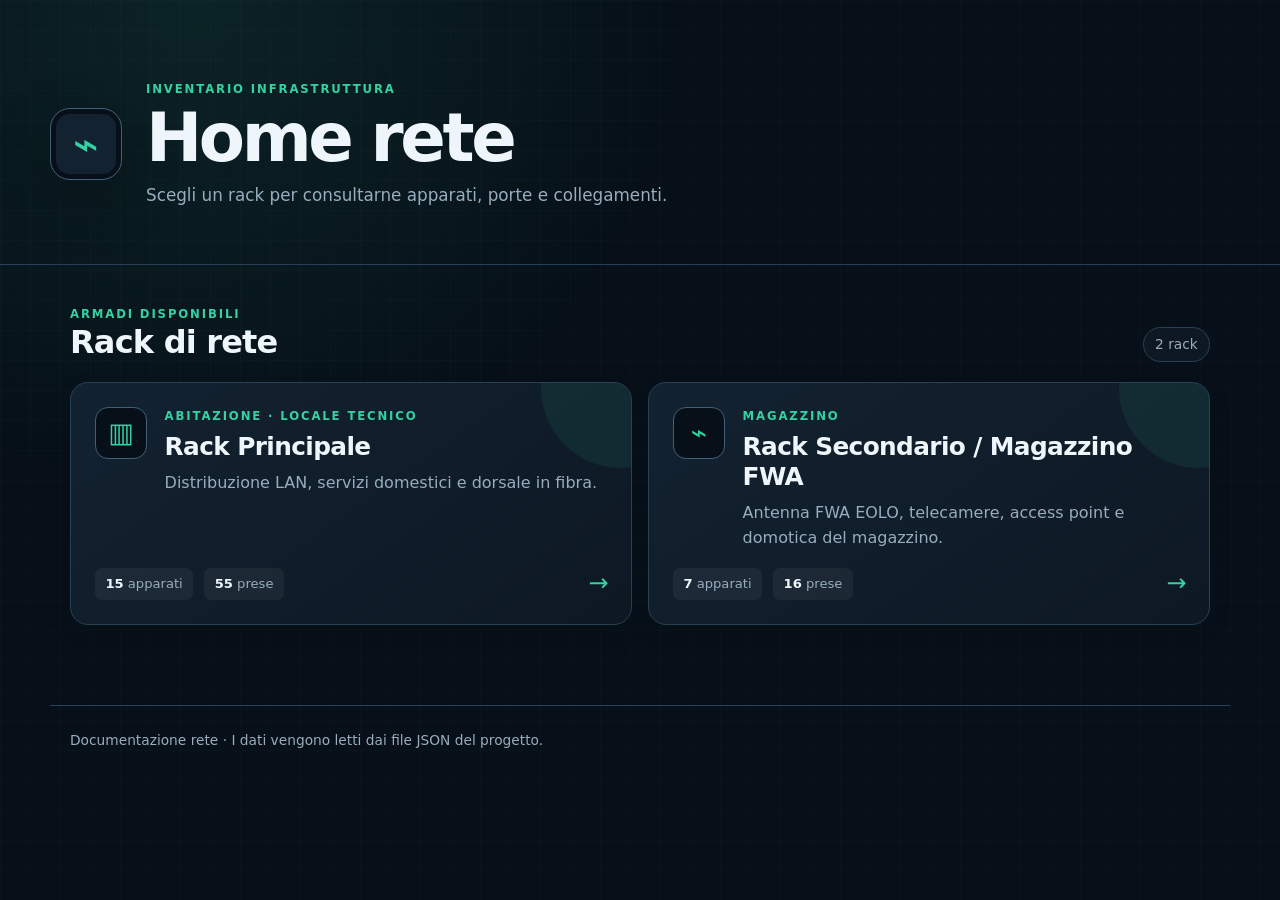
<file: index.html>
<!doctype html>
<html lang="it">
<head>
  <meta charset="utf-8">
  <meta name="viewport" content="width=device-width, initial-scale=1">
  <meta name="theme-color" content="#071019">
  <meta name="description" content="Documentazione dei rack e delle connessioni di rete">
  <title>Home rete</title>
  <link rel="stylesheet" href="css/style.css">
</head>
<body>
  <a class="skip-link" href="#contenuto">Vai al contenuto</a>
  <header class="site-header home-header">
    <div class="header-inner">
      <div class="brand-mark" aria-hidden="true">⌁</div>
      <div>
        <p class="eyebrow">Inventario infrastruttura</p>
        <h1>Home rete</h1>
        <p class="header-copy">Scegli un rack per consultarne apparati, porte e collegamenti.</p>
      </div>
    </div>
  </header>

  <main id="contenuto" class="page-shell">
    <section aria-labelledby="rack-heading">
      <div class="section-heading">
        <div>
          <p class="eyebrow">Armadi disponibili</p>
          <h2 id="rack-heading">Rack di rete</h2>
        </div>
        <span id="rack-count" class="count-badge" aria-live="polite"></span>
      </div>

      <div id="home-status" class="status-message" role="status">Caricamento rack…</div>
      <div id="rack-list" class="rack-card-grid" aria-live="polite"></div>
    </section>

    <noscript>
      <div class="alert alert-error">Per visualizzare i rack è necessario abilitare JavaScript.</div>
    </noscript>
  </main>

  <footer class="site-footer">
    <p>Documentazione rete · I dati vengono letti dai file JSON del progetto.</p>
  </footer>
  <script src="js/app.js" defer></script>
</body>
</html>
</file>
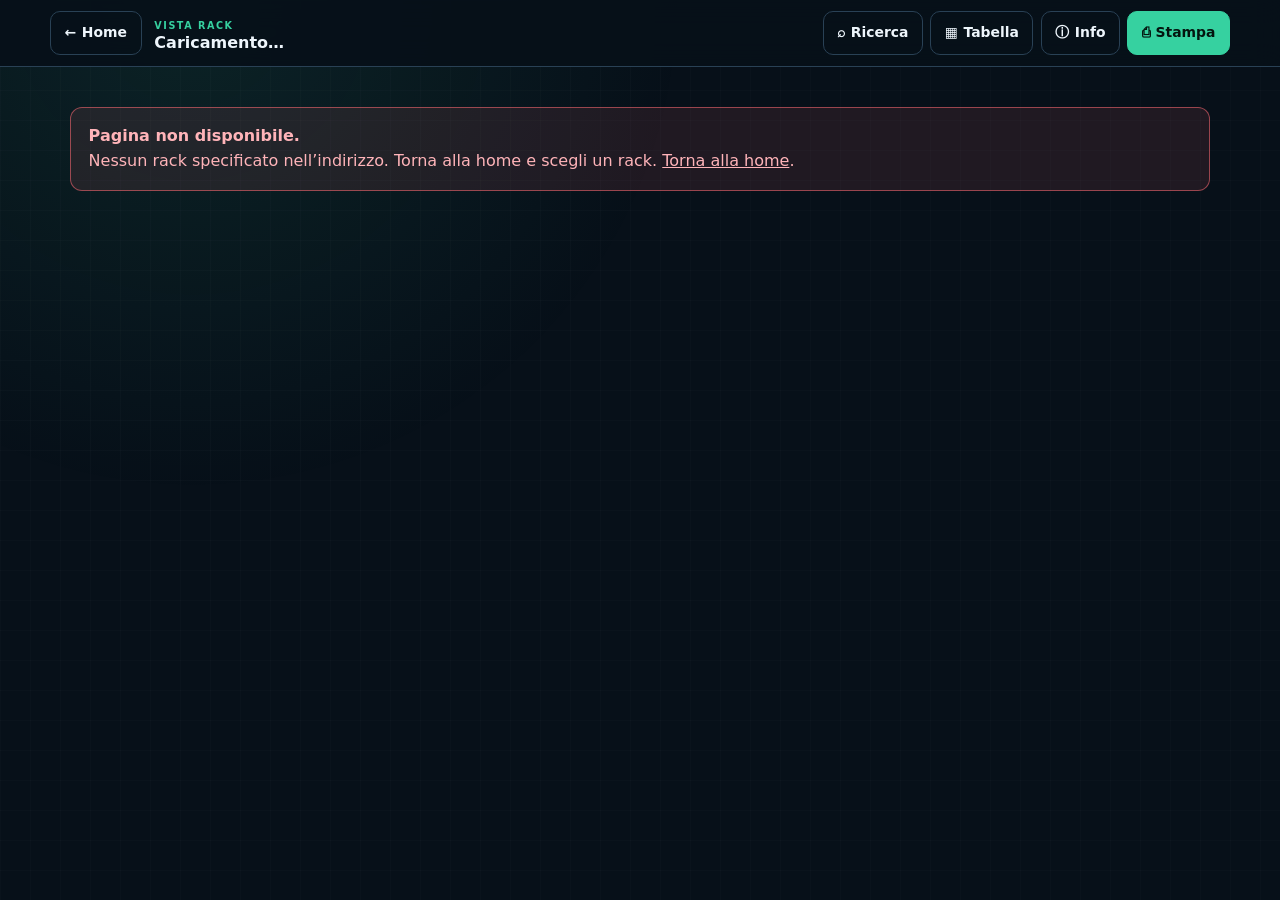
<file: rack.html>
<!doctype html>
<html lang="it">
<head>
  <meta charset="utf-8">
  <meta name="viewport" content="width=device-width, initial-scale=1">
  <meta name="theme-color" content="#071019">
  <meta name="description" content="Vista e documentazione del rack di rete">
  <title>Rack di rete</title>
  <link rel="stylesheet" href="css/style.css">
</head>
<body class="rack-page">
  <a class="skip-link" href="#contenuto">Vai al contenuto</a>
  <header class="rack-toolbar">
    <nav class="toolbar-inner" aria-label="Navigazione rack">
      <a class="button button-ghost" href="index.html" aria-label="Torna alla home">← <span>Home</span></a>
      <div class="toolbar-title">
        <span class="eyebrow">Vista rack</span>
        <strong id="nav-rack-name">Caricamento…</strong>
      </div>
      <div class="toolbar-actions">
        <a class="button button-ghost" href="#ricerca">⌕ <span>Ricerca</span></a>
        <a class="button button-ghost" href="#tabella-prese">▦ <span>Tabella</span></a>
        <button id="info-button" class="button button-ghost" type="button">ⓘ <span>Info</span></button>
        <button id="print-button" class="button button-primary" type="button">⎙ <span>Stampa</span></button>
      </div>
    </nav>
  </header>

  <main id="contenuto" class="page-shell rack-main">
    <div id="page-status" class="status-message" role="status">Caricamento dati del rack…</div>
    <div id="page-error" class="alert alert-error" role="alert" hidden></div>

    <div id="rack-content" hidden>
      <section class="rack-hero" aria-labelledby="rack-title">
        <div>
          <p class="eyebrow">Armadio di rete</p>
          <h1 id="rack-title"></h1>
          <p id="rack-description" class="header-copy"></p>
        </div>
        <dl class="rack-facts">
          <div><dt>Posizione</dt><dd id="rack-location"></dd></div>
          <div><dt id="rack-size-label">Capacità</dt><dd id="rack-units"></dd></div>
          <div><dt>Ultimo aggiornamento</dt><dd id="rack-updated"></dd></div>
        </dl>
      </section>

      <section id="ricerca" class="control-panel" aria-labelledby="search-heading">
        <div class="section-heading compact">
          <div>
            <p class="eyebrow">Trova una connessione</p>
            <h2 id="search-heading">Ricerca e filtri</h2>
          </div>
          <button id="reset-filters" class="button button-ghost" type="button">Azzera filtri</button>
        </div>
        <label class="search-field">
          <span class="sr-only">Cerca in tutti i dati</span>
          <span aria-hidden="true">⌕</span>
          <input id="search-input" type="search" autocomplete="off" placeholder="Garage, EAP610, PP1-12, VLAN 20, IP…">
        </label>
        <div class="filter-grid">
          <label>Stanza / destinazione<select id="filter-room"><option value="">Tutte</option></select></label>
          <label>Dispositivo<select id="filter-device"><option value="">Tutti</option></select></label>
          <label>VLAN<select id="filter-vlan"><option value="">Tutte</option></select></label>
          <label>PoE<select id="filter-poe"><option value="">Tutti</option><option value="si">Sì</option><option value="no">No</option></select></label>
          <label>Stato<select id="filter-status"><option value="">Tutti</option></select></label>
          <label>Switch<select id="filter-switch"><option value="">Tutti</option></select></label>
        </div>
        <p id="filter-result" class="result-count" aria-live="polite"></p>
      </section>

      <div id="data-warnings" class="alert alert-warning" hidden></div>

      <section class="rack-section" aria-labelledby="front-view-heading">
        <div class="section-heading">
          <div>
            <p class="eyebrow">Disposizione fisica</p>
            <h2 id="front-view-heading">Vista frontale</h2>
          </div>
          <span class="touch-hint">Tocca una porta per i dettagli</span>
        </div>
        <div class="rack-scroll" tabindex="0" aria-label="Rack scorrevole orizzontalmente">
          <div id="rack-frame" class="rack-frame"></div>
        </div>
        <div id="port-legend" class="legend" aria-label="Legenda stati porte"></div>
      </section>

      <section id="external-links-section" class="connections-section" aria-labelledby="external-links-heading" hidden>
        <div class="section-heading">
          <div>
            <p class="eyebrow">Fibra e dorsali</p>
            <h2 id="external-links-heading">Collegamenti tra rack</h2>
          </div>
        </div>
        <div id="external-links" class="connection-grid"></div>
      </section>

      <section id="tabella-prese" class="table-section" aria-labelledby="table-heading">
        <div class="section-heading">
          <div>
            <p class="eyebrow">Mappatura completa</p>
            <h2 id="table-heading">Tabella prese</h2>
          </div>
          <span id="table-count" class="count-badge"></span>
        </div>
        <div class="table-wrap" tabindex="0">
          <table>
            <thead>
              <tr>
                <th>Porta logica</th><th>Destinazione</th><th>Presa / posizione</th><th>Switch</th>
                <th>Porta switch</th><th>Dispositivo</th><th>PoE</th><th>VLAN</th>
                <th>IP</th><th>Stato</th><th>Note</th>
              </tr>
            </thead>
            <tbody id="outlet-table-body"></tbody>
          </table>
          <p id="empty-table" class="empty-state" hidden>Nessuna presa corrisponde alla ricerca.</p>
        </div>
      </section>

      <section class="print-summary" aria-labelledby="print-equipment-heading">
        <h2 id="print-equipment-heading">Apparati principali</h2>
        <ul id="print-equipment"></ul>
      </section>
    </div>
  </main>

  <dialog id="detail-dialog" class="detail-dialog">
    <form method="dialog" class="dialog-card">
      <div class="dialog-header">
        <div><p id="dialog-kicker" class="eyebrow"></p><h2 id="dialog-title"></h2></div>
        <button class="icon-button" value="close" aria-label="Chiudi finestra">×</button>
      </div>
      <div id="dialog-content" class="dialog-content"></div>
      <div class="dialog-footer"><button class="button button-primary" value="close">Chiudi</button></div>
    </form>
  </dialog>

  <dialog id="info-dialog" class="detail-dialog">
    <form method="dialog" class="dialog-card">
      <div class="dialog-header">
        <div><p class="eyebrow">Informazioni</p><h2>Come usare questa pagina</h2></div>
        <button class="icon-button" value="close" aria-label="Chiudi finestra">×</button>
      </div>
      <div class="dialog-content prose">
        <p>Tocca una porta del patch panel o dello switch per vedere tutti i dettagli. Se esiste un collegamento, anche la porta corrispondente viene evidenziata.</p>
        <p>La ricerca controlla tutte le informazioni delle prese. I filtri possono essere combinati; il pulsante “Azzera filtri” ripristina la vista completa.</p>
        <p>Il pulsante “Stampa” produce una versione pulita, utilizzabile anche con “Salva come PDF” nel browser.</p>
      </div>
      <div class="dialog-footer"><button class="button button-primary" value="close">Chiudi</button></div>
    </form>
  </dialog>

  <script src="js/rack.js" defer></script>
</body>
</html>
</file>
<file: css/style.css>
:root {
  color-scheme: dark;
  --bg: #071019;
  --surface: #0d1823;
  --surface-2: #132231;
  --surface-3: #192b3c;
  --line: #294155;
  --line-strong: #416078;
  --text: #eef6fc;
  --muted: #98adbd;
  --accent: #36d1a0;
  --accent-dark: #092c25;
  --blue: #55a9ff;
  --yellow: #f5c451;
  --red: #ff6b74;
  --violet: #b998ff;
  --gray: #667787;
  --shadow: 0 20px 55px rgb(0 0 0 / 28%);
  --radius: 18px;
  --rack-unit: 112px;
  font-family: Inter, ui-sans-serif, system-ui, -apple-system, BlinkMacSystemFont, "Segoe UI", sans-serif;
}

* { box-sizing: border-box; }
html { scroll-behavior: smooth; }
body { margin: 0; min-width: 320px; background: var(--bg); color: var(--text); line-height: 1.55; }
body::before {
  content: ""; position: fixed; inset: 0; z-index: -1; pointer-events: none;
  background: radial-gradient(circle at 15% 0%, rgb(54 209 160 / 10%), transparent 35%),
              linear-gradient(rgb(255 255 255 / 1.5%) 1px, transparent 1px),
              linear-gradient(90deg, rgb(255 255 255 / 1.5%) 1px, transparent 1px);
  background-size: auto, 30px 30px, 30px 30px;
}
a { color: inherit; }
button, input, select { font: inherit; }
button, a, select { -webkit-tap-highlight-color: transparent; }
:focus-visible { outline: 3px solid var(--blue); outline-offset: 3px; }
.skip-link { position: fixed; z-index: 100; left: 1rem; top: -5rem; padding: .7rem 1rem; background: var(--text); color: var(--bg); border-radius: 8px; }
.skip-link:focus { top: 1rem; }
.sr-only { position: absolute; width: 1px; height: 1px; overflow: hidden; clip: rect(0,0,0,0); white-space: nowrap; }

.site-header { padding: 5rem 1.25rem 3.5rem; border-bottom: 1px solid var(--line); }
.header-inner, .page-shell, .toolbar-inner, .site-footer { width: min(1180px, 100%); margin-inline: auto; }
.header-inner { display: flex; align-items: center; gap: 1.5rem; }
.brand-mark { display: grid; place-items: center; flex: 0 0 72px; height: 72px; border: 1px solid var(--line-strong); border-radius: 20px; background: var(--surface-2); color: var(--accent); font-size: 2.7rem; box-shadow: inset 0 0 0 5px var(--bg), var(--shadow); }
h1, h2, h3, p { margin-top: 0; }
h1 { margin-bottom: .6rem; font-size: clamp(2rem, 6vw, 4.2rem); line-height: 1; letter-spacing: -.05em; }
h2 { margin-bottom: .4rem; font-size: clamp(1.35rem, 3vw, 2rem); line-height: 1.2; letter-spacing: -.025em; }
h3 { margin-bottom: .25rem; }
.eyebrow { margin-bottom: .45rem; color: var(--accent); font-size: .73rem; font-weight: 800; letter-spacing: .16em; text-transform: uppercase; }
.header-copy { max-width: 700px; margin-bottom: 0; color: var(--muted); font-size: 1.05rem; }
.page-shell { padding: 2.5rem 1.25rem 5rem; }
.section-heading { display: flex; align-items: end; justify-content: space-between; gap: 1rem; margin-bottom: 1.25rem; }
.section-heading.compact { align-items: center; }
.section-heading h2, .section-heading p { margin-bottom: 0; }
.count-badge, .touch-hint, .result-count { color: var(--muted); font-size: .86rem; }
.count-badge { padding: .35rem .7rem; border: 1px solid var(--line); border-radius: 999px; background: var(--surface); }
.status-message { padding: 1.25rem; color: var(--muted); }
.site-footer { padding: 1.5rem 1.25rem 2.5rem; border-top: 1px solid var(--line); color: var(--muted); font-size: .86rem; }
.site-footer p { margin: 0; }

/* Home */
.rack-card-grid { display: grid; grid-template-columns: repeat(2, minmax(0, 1fr)); gap: 1rem; }
.rack-card { position: relative; display: grid; grid-template-columns: auto 1fr; gap: 1.1rem; min-height: 230px; padding: 1.5rem; overflow: hidden; border: 1px solid var(--line); border-radius: var(--radius); background: linear-gradient(145deg, var(--surface-2), var(--surface)); text-decoration: none; box-shadow: 0 8px 22px rgb(0 0 0 / 14%); transition: border-color .18s, transform .18s, box-shadow .18s; }
.rack-card:hover { border-color: var(--accent); transform: translateY(-3px); box-shadow: var(--shadow); }
.rack-card::after { content: ""; position: absolute; width: 160px; height: 160px; right: -70px; top: -75px; border-radius: 50%; background: rgb(54 209 160 / 8%); }
.rack-card-icon { display: grid; place-items: center; width: 52px; height: 52px; border: 1px solid var(--line-strong); border-radius: 13px; color: var(--accent); background: var(--bg); font-size: 1.7rem; }
.rack-card-body h2 { margin-bottom: .6rem; font-size: 1.55rem; }
.rack-card-body > p:last-child { margin-bottom: 0; color: var(--muted); }
.rack-card-meta { grid-column: 1 / -1; align-self: end; display: flex; gap: .7rem; flex-wrap: wrap; }
.rack-card-meta span { padding: .35rem .65rem; border-radius: 7px; background: rgb(255 255 255 / 5%); color: var(--muted); font-size: .82rem; }
.rack-card-meta strong { color: var(--text); }
.rack-card-arrow { position: absolute; right: 1.4rem; bottom: 1.35rem; color: var(--accent); font-size: 1.5rem; }

/* Navigazione e testata rack */
.rack-toolbar { position: sticky; z-index: 50; top: 0; padding: .7rem 1rem; border-bottom: 1px solid var(--line); background: rgb(7 16 25 / 94%); backdrop-filter: blur(14px); }
.toolbar-inner { display: flex; align-items: center; gap: .8rem; }
.toolbar-title { min-width: 0; margin-right: auto; line-height: 1.2; }
.toolbar-title .eyebrow { margin-bottom: .18rem; font-size: .6rem; }
.toolbar-title strong { display: block; max-width: 260px; overflow: hidden; text-overflow: ellipsis; white-space: nowrap; }
.toolbar-actions { display: flex; gap: .45rem; }
.button { display: inline-flex; align-items: center; justify-content: center; gap: .35rem; min-height: 44px; padding: .55rem .85rem; border: 1px solid var(--line); border-radius: 10px; background: var(--surface-2); color: var(--text); cursor: pointer; text-decoration: none; font-weight: 700; font-size: .87rem; }
.button:hover { border-color: var(--line-strong); background: var(--surface-3); }
.button-primary { border-color: var(--accent); background: var(--accent); color: #04150f; }
.button-primary:hover { background: #68e5be; }
.button-ghost { background: transparent; }
.rack-main { padding-top: 1.5rem; }
.rack-hero { display: flex; justify-content: space-between; align-items: end; gap: 2rem; padding: 2rem; border: 1px solid var(--line); border-radius: var(--radius); background: linear-gradient(120deg, var(--surface-2), var(--surface)); }
.rack-hero h1 { font-size: clamp(2rem, 5vw, 3.5rem); }
.rack-facts { display: grid; grid-template-columns: repeat(3, auto); gap: 1rem; margin: 0; }
.rack-facts div { min-width: 130px; padding: .75rem 1rem; border-left: 2px solid var(--accent); background: rgb(0 0 0 / 12%); }
.rack-facts dt { color: var(--muted); font-size: .7rem; text-transform: uppercase; letter-spacing: .08em; }
.rack-facts dd { margin: .25rem 0 0; font-weight: 750; }

/* Ricerca e filtri */
.control-panel { margin: 1.5rem 0 2.5rem; padding: 1.25rem; border: 1px solid var(--line); border-radius: var(--radius); background: var(--surface); }
.search-field { display: flex; align-items: center; gap: .7rem; padding: 0 .9rem; border: 1px solid var(--line-strong); border-radius: 12px; background: var(--bg); color: var(--accent); }
.search-field:focus-within { border-color: var(--blue); box-shadow: 0 0 0 3px rgb(85 169 255 / 15%); }
.search-field input { width: 100%; min-height: 52px; border: 0; outline: 0; background: transparent; color: var(--text); }
.search-field input::placeholder { color: #718594; }
.filter-grid { display: grid; grid-template-columns: repeat(6, minmax(0, 1fr)); gap: .7rem; margin-top: .9rem; }
.filter-grid label { color: var(--muted); font-size: .7rem; font-weight: 700; text-transform: uppercase; letter-spacing: .04em; }
.filter-grid select { display: block; width: 100%; min-height: 44px; margin-top: .28rem; padding: .45rem 1.8rem .45rem .55rem; border: 1px solid var(--line); border-radius: 9px; background: var(--surface-2); color: var(--text); text-transform: none; letter-spacing: normal; }
.result-count { margin: .85rem 0 0; }

.alert { margin: 1rem 0; padding: 1rem 1.1rem; border: 1px solid; border-radius: 12px; }
.alert-error { border-color: rgb(255 107 116 / 55%); background: rgb(255 107 116 / 10%); color: #ffb4b9; }
.alert-warning { border-color: rgb(245 196 81 / 45%); background: rgb(245 196 81 / 8%); color: #ffe29b; }
.alert ul { margin: .5rem 0 0; padding-left: 1.2rem; }

/* Rack fisico */
.rack-section, .connections-section, .table-section { margin-top: 3rem; }
.rack-scroll { overflow-x: auto; padding: 0 0 1rem; border-radius: 12px; scrollbar-color: var(--line-strong) var(--surface); }
.rack-frame { position: relative; display: grid; grid-template-columns: 58px minmax(610px, 1fr) 58px; grid-auto-rows: var(--rack-unit); min-width: 730px; padding: 18px 0; border: 10px solid #1f303d; border-radius: 12px; background: #030609; box-shadow: inset 0 0 0 3px #526573, 0 20px 60px rgb(0 0 0 / 35%); }
.rack-frame::before, .rack-frame::after { content: ""; position: absolute; z-index: 3; top: 8px; bottom: 8px; width: 12px; border: 1px solid #536775; background: repeating-linear-gradient(to bottom, #182833 0 12px, #050a0e 12px 19px); }
.rack-frame::before { left: 53px; }
.rack-frame::after { right: 53px; }
.rack-frame.layout-mode { display: block; min-width: 730px; padding: 18px 70px; }
.rack-frame.layout-mode::before { left: 48px; }
.rack-frame.layout-mode::after { right: 48px; }
.layout-device { position: relative; z-index: 4; width: 100%; min-height: 92px; margin: 5px 0; padding: .55rem .8rem; overflow: visible; }
.layout-device .rack-device-header { min-height: 25px; }
.layout-device .port-bank { overflow: visible; }
.layout-device[data-layout-order]::before { content: attr(data-layout-order); position: absolute; left: -42px; top: 50%; width: 26px; transform: translateY(-50%); color: #6f8494; font: 700 .68rem ui-monospace, SFMono-Regular, Consolas, monospace; text-align: center; }
.rack-fans { min-height: 122px; background: linear-gradient(#1e2d37, #0b1218); }
.fan-bank { display: flex; justify-content: center; gap: clamp(1.2rem, 8vw, 4rem); padding: .35rem 0 .2rem; }
.fan-bank span { position: relative; width: 64px; height: 64px; border: 7px solid #0a1015; border-radius: 50%; background: repeating-conic-gradient(#637482 0 12deg, #17232c 12deg 30deg); box-shadow: inset 0 0 0 7px #283b49, 0 2px 7px #000; }
.fan-bank span::after { content: ""; position: absolute; inset: 23px; border-radius: 50%; background: var(--accent); box-shadow: 0 0 10px rgb(54 209 160 / 55%); }
.layout-cable-manager { min-height: 58px; justify-content: center; background: repeating-linear-gradient(90deg, #0d151a 0 16px, #202f39 16px 22px); }
.layout-cable-manager .rack-device-header { padding-inline: .35rem; background: rgb(3 8 11 / 64%); }
.is-poe-device { border-color: #4d96ce; box-shadow: inset 0 1px rgb(255 255 255 / 12%), 0 0 18px rgb(85 169 255 / 12%); }
.is-poe-device .device-light { background: var(--blue); box-shadow: 0 0 8px var(--blue); }
.layout-device.is-related-device { border-color: #fff; box-shadow: 0 0 0 3px rgb(255 255 255 / 75%), 0 0 22px rgb(255 255 255 / 28%); }
.migrated-link { display: block; width: 100%; min-height: 36px; margin-top: .5rem; border: 1px dashed var(--yellow); border-radius: 7px; background: rgb(245 196 81 / 9%); color: #ffe29b; cursor: pointer; font-weight: 750; font-size: .72rem; }
.migrated-link:hover { background: rgb(245 196 81 / 16%); }
.migrated-link.is-filtered-out { opacity: .17; }
.component-note { margin: .5rem 0 0; padding: .4rem .55rem; border: 1px dashed var(--yellow); border-radius: 7px; background: rgb(245 196 81 / 8%); color: #ffe29b; font-size: .67rem; line-height: 1.35; }
.rack-shelf { min-height: 150px; padding-bottom: 18px; background: linear-gradient(#18242c, #0b1116); }
.shelf-devices { display: grid; grid-template-columns: repeat(var(--shelf-columns, 3), minmax(0, 1fr)); gap: .6rem; padding-top: .5rem; }
.shelf-device { display: grid; grid-template-columns: auto 1fr; grid-template-rows: auto auto; gap: .1rem .55rem; min-height: 88px; padding: .7rem; border: 1px solid #485d6c; border-radius: 6px; background: linear-gradient(#293b48, #14212b); color: var(--text); cursor: pointer; text-align: left; }
.shelf-device:hover { border-color: var(--accent); background: #263b46; }
.shelf-device > span { grid-row: 1 / 3; align-self: center; color: var(--accent); font-size: 1.45rem; }
.shelf-device strong { align-self: end; font-size: .78rem; text-transform: uppercase; letter-spacing: .04em; }
.shelf-device small { color: var(--muted); line-height: 1.2; }
.device-links { grid-column: 1 / -1; grid-row: auto !important; align-self: auto !important; margin-top: .35rem; color: #c5d5df !important; font-size: .65rem !important; line-height: 1.35; }
.shelf-switch { display: block; cursor: default; }
.shelf-switch:hover { border-color: #485d6c; background: linear-gradient(#293b48, #14212b); }
.shelf-switch-title { display: grid; grid-template-columns: auto 1fr; gap: .05rem .55rem; }
.shelf-switch-title > span { grid-row: 1 / 3; align-self: center; color: var(--accent); font-size: 1.45rem; }
.shelf-switch-title strong { align-self: end; font-size: .78rem; text-transform: uppercase; letter-spacing: .04em; }
.shelf-switch-title small { color: var(--muted); line-height: 1.2; }
.shelf-switch .port-bank { --port-columns: 4 !important; }
.shelf-switch .port { min-width: 0; }
.shelf-edge { position: absolute; left: -1px; right: -1px; bottom: -1px; height: 17px; border: 1px solid #596d7b; background: linear-gradient(#526471, #1d2a33); color: #b5c2ca; font: 700 .56rem ui-monospace, SFMono-Regular, Consolas, monospace; letter-spacing: .16em; text-align: center; }
.standalone-device { min-height: 105px; }
.standalone-device .device-open.compact { height: auto; min-height: 30px; margin-top: .3rem; color: var(--muted); font-size: .72rem; text-align: center; }
.power-sockets { display: grid; grid-template-columns: repeat(8, minmax(34px, 1fr)); gap: 6px; padding: .5rem; border-radius: 6px; background: #0b0d0e; }
.power-socket { position: relative; display: grid; place-items: center; min-height: 38px; border: 2px solid #79838b; border-radius: 50%; background: radial-gradient(circle, #050607 0 18%, #31383d 19% 28%, #090b0c 29%); color: #d7dfe3; font: 700 .55rem ui-monospace, SFMono-Regular, Consolas, monospace; }
.rack-unit-label { z-index: 4; display: grid; place-items: center; color: #7f95a6; font: 700 .72rem ui-monospace, SFMono-Regular, Consolas, monospace; }
.rack-unit-label.left { grid-column: 1; }
.rack-unit-label.right { grid-column: 3; }
.rack-unit-space { z-index: 0; grid-column: 2; border-top: 1px dashed #263743; background: linear-gradient(90deg, #080e13, #0c151c 50%, #080e13); }
.rack-device { z-index: 2; grid-column: 2; display: flex; flex-direction: column; min-height: 0; margin: 3px 16px; padding: .35rem .8rem; overflow: hidden; border: 1px solid #516574; border-radius: 4px; background: linear-gradient(#263847, #172633); box-shadow: inset 0 1px rgb(255 255 255 / 12%), 0 2px 5px rgb(0 0 0 / 50%); }
.rack-device[data-type="patch-panel"] { background: linear-gradient(#202c35, #111b22); }
.rack-device[data-type="switch"] { background: linear-gradient(#263b37, #14231f); }
.rack-device[data-type="organizer"] { justify-content: center; background: repeating-linear-gradient(90deg, #0d151a 0 16px, #202f39 16px 22px); }
.rack-device[data-type="ups"], .rack-device[data-type="pdu"] { background: linear-gradient(#353033, #211b1f); }
.rack-device[data-type="fiber"] { background: linear-gradient(#2c2943, #1c1931); }
.rack-device-header { display: flex; align-items: center; gap: .6rem; min-height: 22px; }
.device-light { width: 8px; height: 8px; flex: 0 0 auto; border-radius: 50%; background: var(--accent); box-shadow: 0 0 8px var(--accent); }
.rack-device-header strong { min-width: 0; overflow: hidden; text-overflow: ellipsis; white-space: nowrap; font-size: .82rem; letter-spacing: .05em; text-transform: uppercase; }
.rack-device-header span:last-child { margin-left: auto; color: var(--muted); font-size: .66rem; }
.device-description { margin: auto 0; color: var(--muted); font-size: .75rem; }
.device-open { width: 100%; height: 100%; border: 0; background: transparent; color: inherit; cursor: pointer; text-align: left; }
.port-bank { display: grid; grid-template-columns: repeat(var(--port-columns, 12), minmax(30px, 1fr)); gap: 5px; margin-top: .35rem; overflow: hidden; }
.port { position: relative; min-width: 30px; min-height: 26px; padding: 0; border: 2px solid var(--port-color, var(--gray)); border-radius: 4px; background: #070c10; color: #dce8f0; cursor: pointer; font: 750 .65rem ui-monospace, SFMono-Regular, Consolas, monospace; }
.port::after { content: ""; position: absolute; left: 22%; right: 22%; bottom: 2px; height: 2px; border-radius: 2px; background: var(--port-color, var(--gray)); opacity: .85; }
.port:hover, .port:focus-visible, .port.is-selected { z-index: 4; background: color-mix(in srgb, var(--port-color) 25%, #070c10); transform: scale(1.07); }
.port.is-related { box-shadow: 0 0 0 3px #fff, 0 0 16px #fff; animation: related-pulse 1.2s ease-in-out 2; }
.port.is-filtered-out { opacity: .17; filter: grayscale(1); }
.port[data-status="used"], .status-dot[data-status="used"] { --port-color: var(--accent); }
.port[data-status="free"], .status-dot[data-status="free"] { --port-color: var(--gray); }
.port[data-status="reserved"], .status-dot[data-status="reserved"] { --port-color: var(--yellow); }
.port[data-status="fault"], .status-dot[data-status="fault"] { --port-color: var(--red); }
.port[data-status="unavailable"], .status-dot[data-status="unavailable"] { --port-color: #39444d; }
.port[data-status="unknown"], .status-dot[data-status="unknown"] { --port-color: #91a4b3; }
.port[data-status="unknown"] { border-style: dashed; }
.port[data-status="poe"], .status-dot[data-status="poe"] { --port-color: var(--blue); }
.port[data-status="uplink"], .status-dot[data-status="uplink"] { --port-color: var(--violet); }
.port[data-status="fiber"], .status-dot[data-status="fiber"] { --port-color: #ff91d0; }
.port[data-status="fault"] { background: repeating-linear-gradient(45deg, #1a080a 0 5px, #2d0b0f 5px 10px); }
.legend { display: flex; flex-wrap: wrap; gap: .55rem 1rem; margin-top: .8rem; padding: .9rem 1rem; border: 1px solid var(--line); border-radius: 10px; background: var(--surface); }
.legend-item { display: inline-flex; align-items: center; gap: .4rem; color: var(--muted); font-size: .78rem; }
.status-dot { width: 11px; height: 11px; border: 2px solid var(--port-color); border-radius: 3px; background: #070c10; }
@keyframes related-pulse { 50% { box-shadow: 0 0 0 5px rgb(255 255 255 / 45%), 0 0 22px #fff; } }
@media (prefers-reduced-motion: reduce) { html { scroll-behavior: auto; } .port.is-related { animation: none; } }

/* Collegamenti e tabella */
.connection-grid { display: grid; grid-template-columns: repeat(2, minmax(0, 1fr)); gap: .8rem; }
.connection-card { display: grid; grid-template-columns: auto 1fr auto; align-items: center; gap: 1rem; width: 100%; min-height: 96px; padding: 1rem; border: 1px solid var(--line); border-radius: 13px; background: var(--surface); color: var(--text); cursor: pointer; text-align: left; }
.connection-card:hover { border-color: var(--violet); background: var(--surface-2); }
.connection-icon { display: grid; place-items: center; width: 44px; height: 44px; border-radius: 50%; background: rgb(185 152 255 / 12%); color: var(--violet); font-size: 1.35rem; }
.connection-card strong, .connection-card small { display: block; }
.connection-card small { margin-top: .25rem; color: var(--muted); }
.connection-arrow { color: var(--violet); font-size: 1.35rem; }
.table-wrap { overflow: auto; border: 1px solid var(--line); border-radius: 13px; background: var(--surface); }
table { width: 100%; min-width: 1180px; border-collapse: collapse; font-size: .82rem; }
th { position: sticky; z-index: 1; top: 0; padding: .85rem .7rem; background: var(--surface-2); color: var(--muted); text-align: left; text-transform: uppercase; letter-spacing: .04em; font-size: .68rem; }
td { padding: .75rem .7rem; border-top: 1px solid var(--line); vertical-align: top; }
tbody tr { cursor: pointer; }
tbody tr:hover { background: rgb(54 209 160 / 5%); }
tbody tr:focus { outline: 2px solid var(--blue); outline-offset: -2px; }
.table-port { color: var(--accent); font-family: ui-monospace, SFMono-Regular, Consolas, monospace; font-weight: 800; }
.table-status { display: inline-flex; align-items: center; gap: .35rem; white-space: nowrap; }
.empty-state { padding: 2rem; color: var(--muted); text-align: center; }

/* Dialog */
.detail-dialog { width: min(680px, calc(100% - 1.25rem)); max-height: calc(100dvh - 1.25rem); padding: 0; overflow: hidden; border: 1px solid var(--line-strong); border-radius: 18px; background: var(--surface); color: var(--text); box-shadow: var(--shadow); }
.detail-dialog::backdrop { background: rgb(0 0 0 / 74%); backdrop-filter: blur(3px); }
.dialog-card { display: flex; flex-direction: column; max-height: calc(100dvh - 1.25rem); }
.dialog-header { display: flex; justify-content: space-between; align-items: start; gap: 1rem; padding: 1.2rem 1.25rem; border-bottom: 1px solid var(--line); background: var(--surface-2); }
.dialog-header h2, .dialog-header p { margin-bottom: 0; }
.icon-button { display: grid; place-items: center; flex: 0 0 44px; height: 44px; border: 1px solid var(--line); border-radius: 50%; background: var(--surface); color: var(--text); cursor: pointer; font-size: 1.6rem; }
.dialog-content { padding: 1.25rem; overflow-y: auto; }
.dialog-footer { display: flex; justify-content: flex-end; padding: .9rem 1.25rem; border-top: 1px solid var(--line); }
.detail-list { display: grid; grid-template-columns: repeat(2, minmax(0, 1fr)); gap: .65rem; margin: 0; }
.detail-list div { min-width: 0; padding: .75rem; border-radius: 9px; background: var(--surface-2); }
.detail-list .detail-wide { grid-column: 1 / -1; }
.detail-list dt { color: var(--muted); font-size: .69rem; text-transform: uppercase; letter-spacing: .06em; }
.detail-list dd { margin: .2rem 0 0; overflow-wrap: anywhere; font-weight: 650; }
.connection-callout { margin-top: 1rem; padding: 1rem; border-left: 3px solid var(--accent); border-radius: 0 9px 9px 0; background: var(--accent-dark); }
.connection-callout p { margin: 0; }
.connection-callout small { color: var(--muted); }
.prose { color: #c8d6df; }
.prose p:last-child { margin-bottom: 0; }
.print-summary { display: none; }

@media (max-width: 900px) {
  .filter-grid { grid-template-columns: repeat(3, minmax(0, 1fr)); }
  .rack-hero { align-items: stretch; flex-direction: column; }
  .rack-facts { grid-template-columns: repeat(3, 1fr); }
  .rack-facts div { min-width: 0; }
  .toolbar-actions .button span { display: none; }
}

@media (max-width: 650px) {
  :root { --rack-unit: 104px; }
  .site-header { padding: 3rem 1rem 2.5rem; }
  .header-inner { align-items: flex-start; flex-direction: column; }
  .page-shell { padding: 1.5rem .8rem 3.5rem; }
  .rack-card-grid, .connection-grid { grid-template-columns: 1fr; }
  .rack-card { min-height: 210px; }
  .rack-toolbar { padding: .55rem .5rem; }
  .toolbar-inner { gap: .35rem; }
  .toolbar-title { display: none; }
  .toolbar-actions { margin-left: auto; gap: .25rem; }
  .button { padding-inline: .65rem; }
  .rack-hero { padding: 1.25rem; }
  .rack-facts { grid-template-columns: 1fr; gap: .45rem; }
  .rack-facts div { padding: .55rem .75rem; }
  .section-heading { align-items: flex-start; }
  .touch-hint { max-width: 120px; text-align: right; }
  .control-panel { padding: 1rem; }
  .filter-grid { grid-template-columns: repeat(2, minmax(0, 1fr)); }
  .rack-scroll { margin-inline: -.8rem; padding-inline: .8rem; }
  .rack-scroll:has(.layout-mode) { margin-inline: 0; padding-inline: 0; overflow-x: hidden; }
  .rack-frame.layout-mode { width: 100%; min-width: 0; max-width: 100%; padding: 10px 20px; overflow: hidden; border-width: 6px; }
  .rack-frame.layout-mode::before, .rack-frame.layout-mode::after { width: 8px; }
  .rack-frame.layout-mode::before { left: 7px; }
  .rack-frame.layout-mode::after { right: 7px; }
  .layout-device { min-width: 0; max-width: 100%; min-height: 0; margin-block: 4px; padding: .45rem .5rem; overflow: hidden; }
  .layout-device[data-layout-order]::before { display: none; }
  .layout-device .port-bank { --port-columns: 8 !important; gap: 4px; }
  .layout-device .port { min-width: 0; min-height: 34px; font-size: .58rem; }
  .rack-fans { min-height: 108px; }
  .fan-bank span { width: 52px; height: 52px; border-width: 6px; }
  .fan-bank span::after { inset: 18px; }
  .layout-cable-manager { min-height: 56px; }
  .shelf-devices { grid-template-columns: 1fr; }
  .shelf-device { min-width: 0; min-height: 74px; }
  .shelf-switch .port-bank { --port-columns: 4 !important; }
  .component-note { overflow-wrap: anywhere; }
  .power-sockets { grid-template-columns: repeat(4, minmax(42px, 1fr)); }
  .detail-list { grid-template-columns: 1fr; }
  .detail-list .detail-wide { grid-column: auto; }
}

@media (max-width: 390px) {
  .filter-grid { grid-template-columns: 1fr; }
  .toolbar-actions .button { min-width: 42px; padding-inline: .48rem; }
}

@media print {
  :root { color-scheme: light; }
  body { background: #fff; color: #000; font-size: 10pt; }
  body::before, .rack-toolbar, .control-panel, .rack-section, .connections-section, .site-footer, dialog, .alert { display: none !important; }
  .page-shell { width: 100%; max-width: none; padding: 0; }
  .rack-hero { display: block; padding: 0 0 10mm; border: 0; background: none; }
  .rack-hero h1 { font-size: 24pt; }
  .rack-facts { display: flex; margin-top: 5mm; }
  .rack-facts div { padding: 0 8mm 0 3mm; border-color: #000; background: none; }
  .table-section { margin-top: 5mm; }
  .table-wrap { overflow: visible; border-color: #888; background: #fff; }
  table { min-width: 0; table-layout: fixed; font-size: 6.5pt; }
  th { position: static; padding: 2mm 1mm; background: #e8e8e8; color: #000; font-size: 5.5pt; }
  td { padding: 2mm 1mm; border-color: #bbb; overflow-wrap: anywhere; }
  th:last-child, td:last-child { display: none; }
  .table-port { color: #000; }
  .status-dot { print-color-adjust: exact; -webkit-print-color-adjust: exact; }
  .print-summary { display: block; break-before: page; }
  .print-summary li { margin-bottom: 2mm; }
}
</file>
